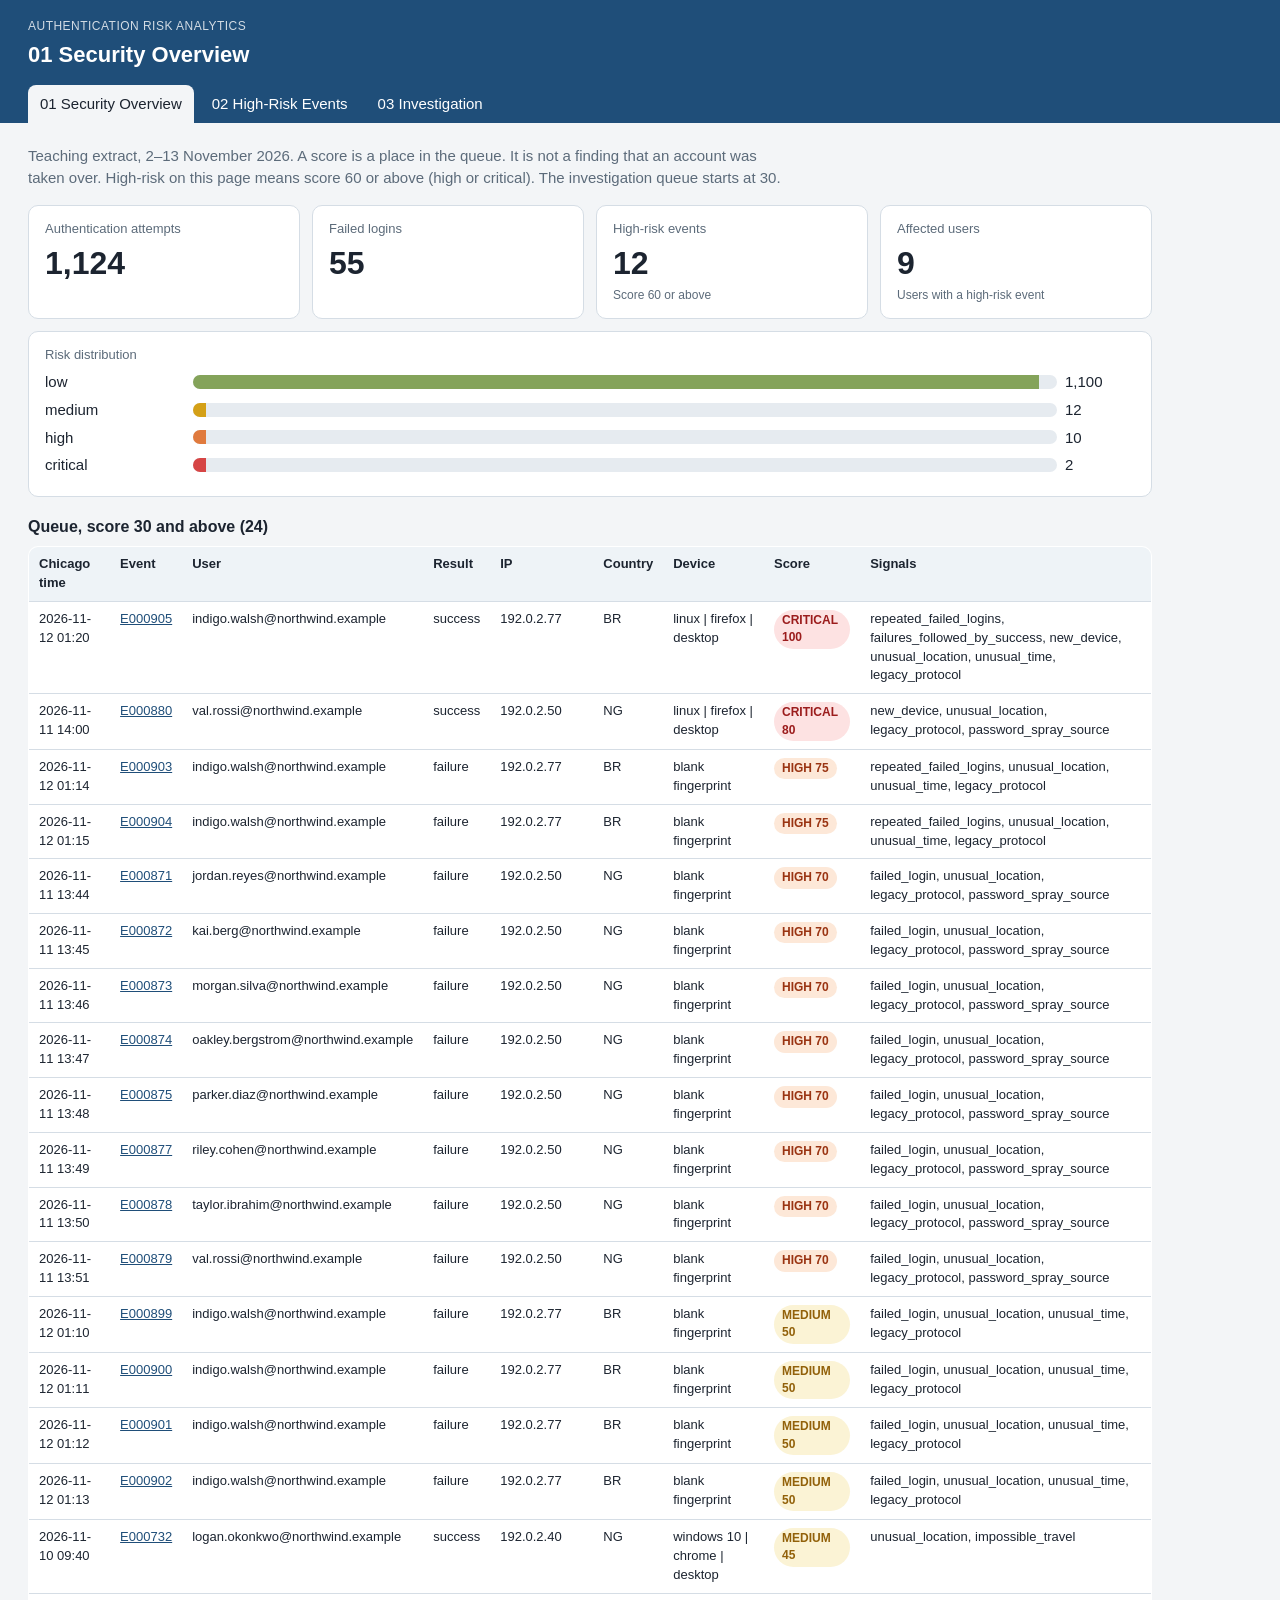
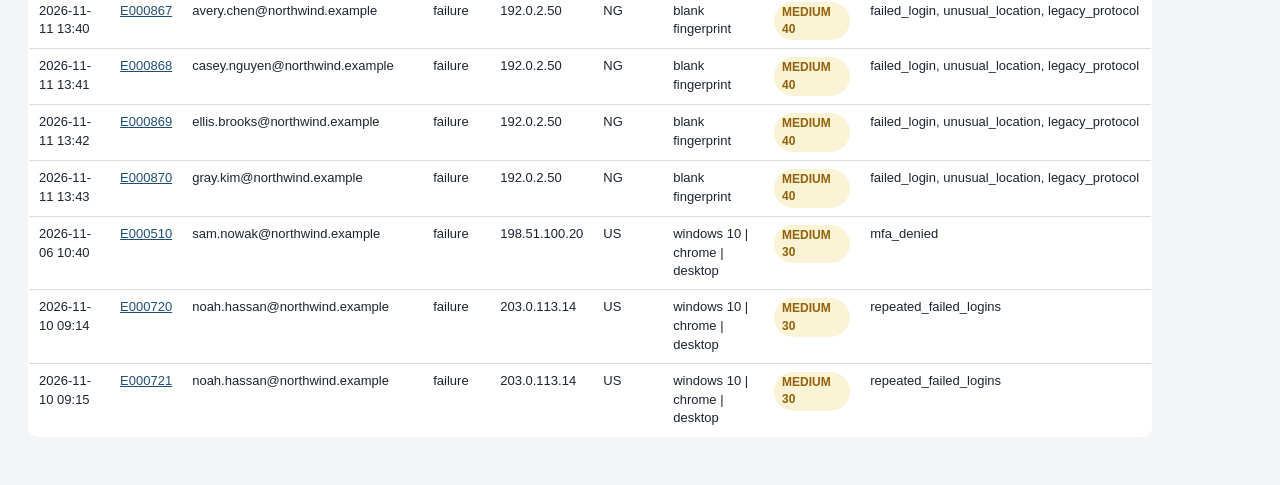
<file: dashboard/index.html>
<!DOCTYPE html>
<html lang="en">
<head>
  <meta charset="utf-8">
  <meta name="viewport" content="width=device-width, initial-scale=1">
  <title>01 Security Overview</title>
  <link rel="stylesheet" href="styles.css">
</head>
<body data-page="overview">
  <header>
    <p class="eyebrow">Authentication risk analytics</p>
    <h1>01 Security Overview</h1>
    <nav>
      <a href="index.html" aria-current="page">01 Security Overview</a>
      <a href="high-risk.html">02 High-Risk Events</a>
      <a href="investigate.html">03 Investigation</a>
    </nav>
  </header>
  <main>
    <p class="note">Teaching extract, 2–13 November 2026. A score is a place in the queue. It is not a finding that an account was taken over. High-risk on this page means score 60 or above (high or critical). The investigation queue starts at 30.</p>
    <section class="kpis">
      <article class="card"><div class="label">Authentication attempts</div><div class="value" id="kpi-attempts">—</div></article>
      <article class="card"><div class="label">Failed logins</div><div class="value" id="kpi-failed">—</div></article>
      <article class="card"><div class="label">High-risk events</div><div class="value" id="kpi-high">—</div><div class="hint">Score 60 or above</div></article>
      <article class="card"><div class="label">Affected users</div><div class="value" id="kpi-users">—</div><div class="hint">Users with a high-risk event</div></article>
    </section>
    <section class="card">
      <div class="label">Risk distribution</div>
      <div id="distribution"></div>
    </section>
    <h2 class="section">Queue, score 30 and above (<span id="queue-count">0</span>)</h2>
    <table id="queue-table">
      <thead>
        <tr>
          <th>Chicago time</th><th>Event</th><th>User</th><th>Result</th><th>IP</th><th>Country</th><th>Device</th><th>Score</th><th>Signals</th>
        </tr>
      </thead>
      <tbody></tbody>
    </table>
  </main>
  <script src="data.js"></script>
  <script src="app.js"></script>
</body>
</html>
</file>
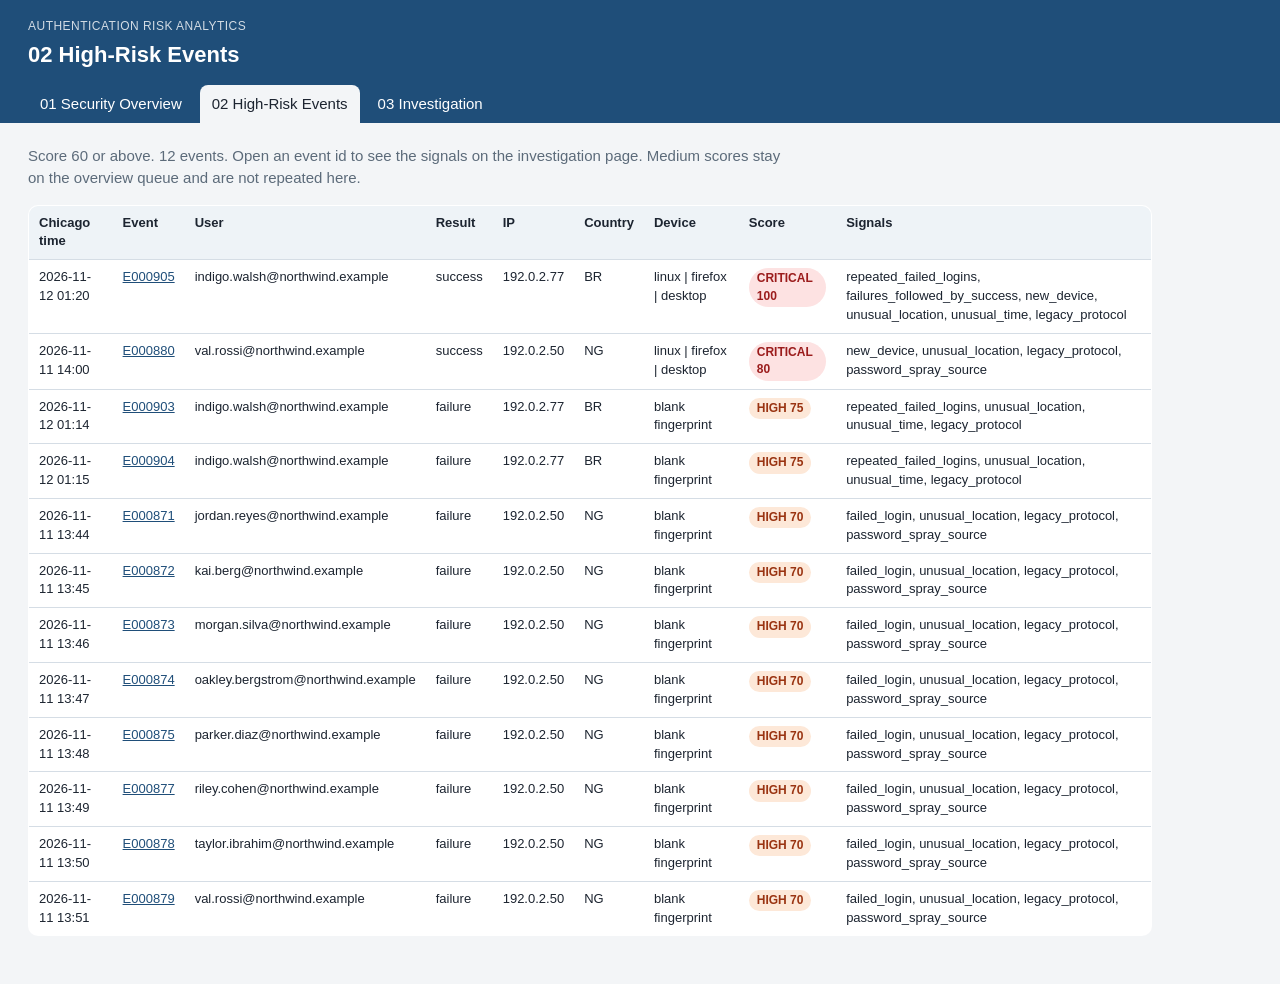
<file: dashboard/high-risk.html>
<!DOCTYPE html>
<html lang="en">
<head>
  <meta charset="utf-8">
  <meta name="viewport" content="width=device-width, initial-scale=1">
  <title>02 High-Risk Events</title>
  <link rel="stylesheet" href="styles.css">
</head>
<body data-page="high-risk">
  <header>
    <p class="eyebrow">Authentication risk analytics</p>
    <h1>02 High-Risk Events</h1>
    <nav>
      <a href="index.html">01 Security Overview</a>
      <a href="high-risk.html" aria-current="page">02 High-Risk Events</a>
      <a href="investigate.html">03 Investigation</a>
    </nav>
  </header>
  <main>
    <p class="note">Score 60 or above. <span id="high-count">0</span> events. Open an event id to see the signals on the investigation page. Medium scores stay on the overview queue and are not repeated here.</p>
    <table id="high-table">
      <thead>
        <tr>
          <th>Chicago time</th><th>Event</th><th>User</th><th>Result</th><th>IP</th><th>Country</th><th>Device</th><th>Score</th><th>Signals</th>
        </tr>
      </thead>
      <tbody></tbody>
    </table>
  </main>
  <script src="data.js"></script>
  <script src="app.js"></script>
</body>
</html>
</file>
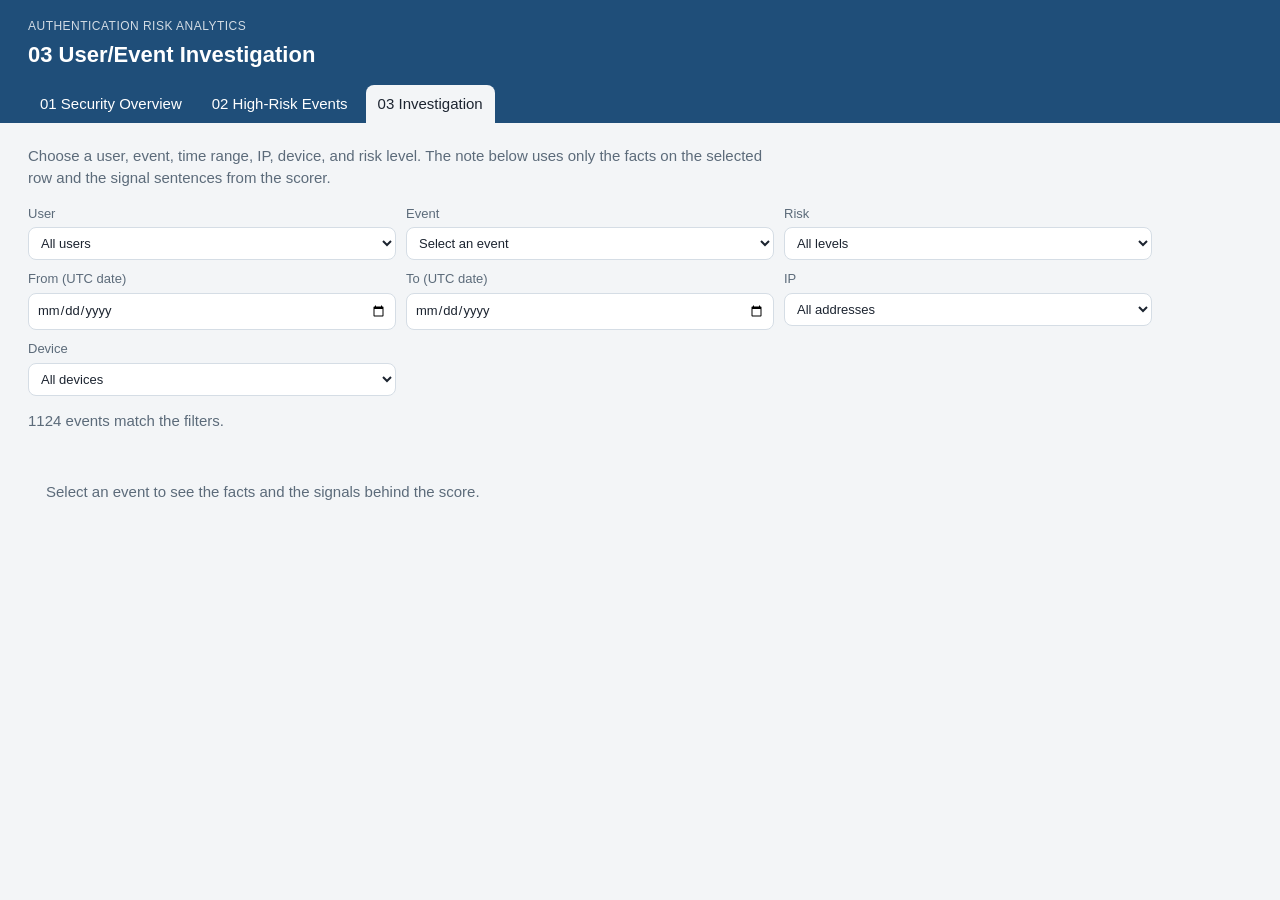
<file: dashboard/investigate.html>
<!DOCTYPE html>
<html lang="en">
<head>
  <meta charset="utf-8">
  <meta name="viewport" content="width=device-width, initial-scale=1">
  <title>03 User/Event Investigation</title>
  <link rel="stylesheet" href="styles.css">
</head>
<body data-page="investigate">
  <header>
    <p class="eyebrow">Authentication risk analytics</p>
    <h1>03 User/Event Investigation</h1>
    <nav>
      <a href="index.html">01 Security Overview</a>
      <a href="high-risk.html">02 High-Risk Events</a>
      <a href="investigate.html" aria-current="page">03 Investigation</a>
    </nav>
  </header>
  <main>
    <p class="note">Choose a user, event, time range, IP, device, and risk level. The note below uses only the facts on the selected row and the signal sentences from the scorer.</p>
    <form class="filters" id="filters">
      <label>User
        <select id="filter-user"><option value="">All users</option></select>
      </label>
      <label>Event
        <select id="filter-event"><option value="">Select an event</option></select>
      </label>
      <label>Risk
        <select id="filter-risk"><option value="">All levels</option></select>
      </label>
      <label>From (UTC date)
        <input id="filter-from" type="date">
      </label>
      <label>To (UTC date)
        <input id="filter-to" type="date">
      </label>
      <label>IP
        <select id="filter-ip"><option value="">All addresses</option></select>
      </label>
      <label>Device
        <select id="filter-device"><option value="">All devices</option></select>
      </label>
    </form>
    <p class="note" id="match-count"></p>
    <section class="detail" id="detail"></section>
  </main>
  <script src="data.js"></script>
  <script src="app.js"></script>
</body>
</html>
</file>
<file: dashboard/styles.css>
:root {
  --bg: #f3f5f7;
  --card: #ffffff;
  --ink: #1c2430;
  --muted: #5c6b7a;
  --line: #d5dde5;
  --navy: #1f4e79;
  --low: #3f6212;
  --medium: #92610a;
  --high: #9a3412;
  --critical: #9b1c1c;
  --low-bg: #ecf6d8;
  --medium-bg: #fbf3d5;
  --high-bg: #fde8d8;
  --critical-bg: #fde2e2;
}

* { box-sizing: border-box; }

body {
  margin: 0;
  background: var(--bg);
  color: var(--ink);
  font: 15px/1.45 "Segoe UI", Helvetica, Arial, sans-serif;
}

a { color: var(--navy); }

header {
  background: var(--navy);
  color: white;
  padding: 18px 28px 0;
}

header .eyebrow {
  margin: 0;
  letter-spacing: 0.04em;
  text-transform: uppercase;
  font-size: 12px;
  opacity: 0.8;
}

header h1 {
  margin: 4px 0 14px;
  font-size: 22px;
  font-weight: 650;
}

nav {
  display: flex;
  gap: 6px;
}

nav a {
  color: white;
  text-decoration: none;
  padding: 8px 12px;
  border-radius: 8px 8px 0 0;
}

nav a[aria-current="page"] {
  background: var(--bg);
  color: var(--ink);
}

main {
  padding: 22px 28px 48px;
  max-width: 1180px;
}

.note {
  color: var(--muted);
  margin: 0 0 16px;
  max-width: 760px;
}

.kpis {
  display: grid;
  grid-template-columns: repeat(4, 1fr);
  gap: 12px;
  margin-bottom: 12px;
}

.card {
  background: var(--card);
  border: 1px solid var(--line);
  border-radius: 10px;
  padding: 14px 16px;
}

.card .label {
  color: var(--muted);
  font-size: 13px;
}

.card .value {
  font-size: 32px;
  font-weight: 680;
  margin-top: 2px;
}

.card .hint {
  color: var(--muted);
  font-size: 12px;
}

.dist-row {
  display: grid;
  grid-template-columns: 140px 1fr 70px;
  gap: 8px;
  align-items: center;
  margin: 6px 0;
}

.bar {
  height: 14px;
  background: #e6ebf0;
  border-radius: 99px;
  overflow: hidden;
}

.bar span {
  display: block;
  height: 100%;
}

.bar .low { background: #84a35a; }
.bar .medium { background: #d4a017; }
.bar .high { background: #e07a3d; }
.bar .critical { background: #d64545; }

table {
  width: 100%;
  border-collapse: collapse;
  background: white;
  border: 1px solid var(--line);
  border-radius: 10px;
  overflow: hidden;
}

th, td {
  text-align: left;
  padding: 8px 10px;
  border-bottom: 1px solid var(--line);
  vertical-align: top;
  font-size: 13px;
}

th { background: #eef3f7; font-weight: 650; }

tr:last-child td { border-bottom: 0; }

.badge {
  display: inline-block;
  border-radius: 99px;
  padding: 2px 8px;
  font-size: 12px;
  font-weight: 650;
  text-transform: uppercase;
}

.badge-low { background: var(--low-bg); color: var(--low); }
.badge-medium { background: var(--medium-bg); color: var(--medium); }
.badge-high { background: var(--high-bg); color: var(--high); }
.badge-critical { background: var(--critical-bg); color: var(--critical); }

.filters {
  display: grid;
  grid-template-columns: repeat(3, 1fr);
  gap: 10px;
  margin-bottom: 14px;
}

label {
  display: flex;
  flex-direction: column;
  gap: 4px;
  font-size: 13px;
  color: var(--muted);
}

select, input {
  font: inherit;
  color: var(--ink);
  padding: 7px 8px;
  border: 1px solid var(--line);
  border-radius: 8px;
  background: white;
}

.detail {
  display: grid;
  grid-template-columns: 1fr 1fr;
  gap: 12px;
}

.detail h2 {
  margin: 0 0 8px;
  font-size: 16px;
}

dl {
  display: grid;
  grid-template-columns: 140px 1fr;
  gap: 4px 8px;
  margin: 0;
}

dt { color: var(--muted); }
dd { margin: 0; }

.signal {
  border-top: 1px solid var(--line);
  padding: 8px 0;
}

.signal strong { display: block; }

ol { margin: 8px 0 0; padding-left: 18px; }

.empty {
  padding: 18px;
  color: var(--muted);
}

h2.section {
  font-size: 16px;
  margin: 18px 0 8px;
}
</file>
